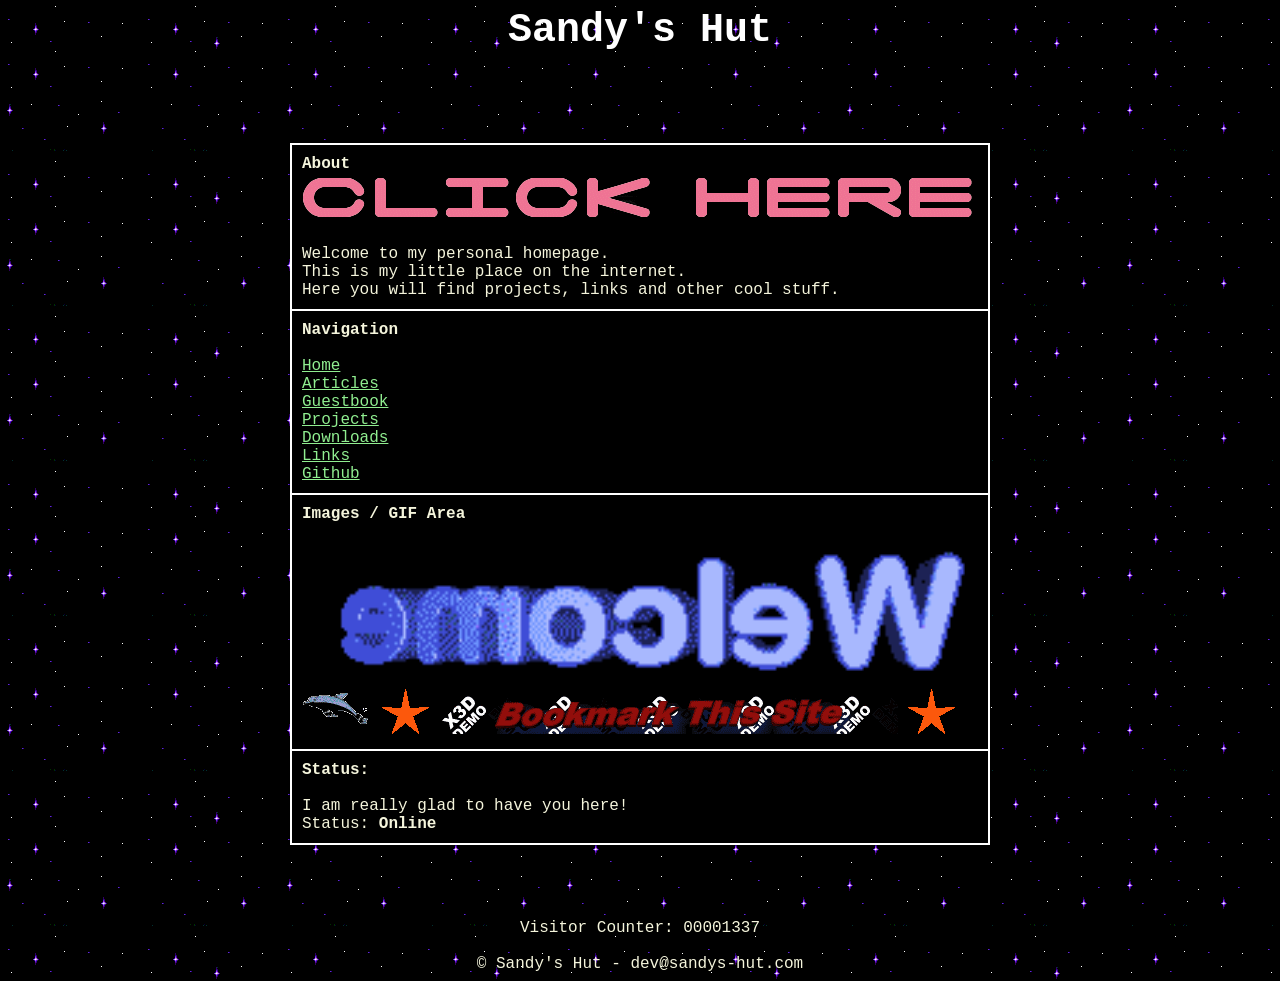
<file: index.html>
<!DOCTYPE html>
<html>

<head>
<meta name="google-site-verification" content="RslAnnAlO3zzRk0FNcf6CfveKou8RD40XXrIY8GZyek" />
<title>Sandy's Hut</title>
<link rel="stylesheet" href="style.css">
</head>

<body>

<center>

<div class="title">
<b>Sandy's Hut</b>
</div>

<br><br>

<div class="ticker">
<span>WELCOME TO SANDY'S HUT • BEST VIEWED WITH NETSCAPE NAVIGATOR • EST. 1998</span>
</div>

<br><br>

<table class="main-table">

<tr>
<td>

<b>About</b>
<a href="https://dannys-corner.hopto.org">
    <img src="pictures/clickhere.gif" alt="Click Here">
</a>
<br><br>

Welcome to my personal homepage.<br>
This is my little place on the internet.<br>
Here you will find projects, links and other cool stuff.

</td>
</tr>

<tr>
<td>

<b>Navigation</b>

<br><br>

<a href="#">Home</a><br>
<a href="https://sandys-hut.com/articles">Articles</a><br>
<a href="/guestbook/">Guestbook</a><br>
<a href="/projects/">Projects</a><br>
<a href="/downloads/">Downloads</a><br>
<a href="/links/">Links</a><br>
<a href="https://github.com/nightskyyt">Github</a>

</td>
</tr>

<tr>
<td>

<b>Images / GIF Area</b>

<br><br>

<img src="pictures/welcome.gif" width="100%">
<img src="pictures/dolphin.gif">
<img src="pictures/star.gif">
<img src="pictures/bookmark.gif">
<img src="pictures/star.gif">

</td>
</tr>

<tr>
<td>

<b>Status:</b>

<br><br>

I am really glad to have you here!<br>
Status: <b>Online</b>
</td>
</tr>

</table>

<a href="/fujitsu/"><div style="margin-left:0;"><br><br><br></div></a>

<div class="footer">
Visitor Counter: 00001337

<br><br>
</div>
© Sandy's Hut - dev@sandys-hut.com

</font>

</center>

</body>

</html>
</file>
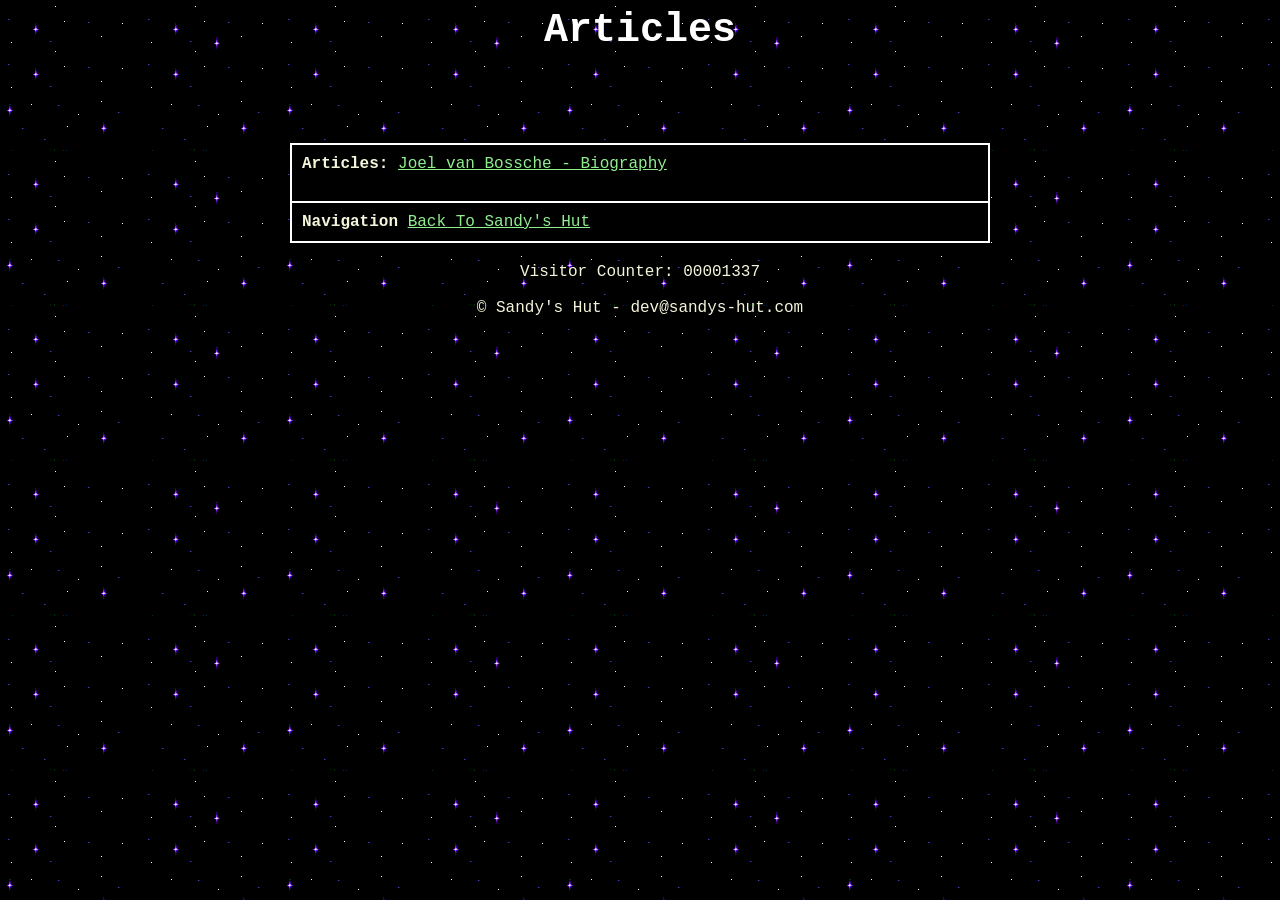
<file: articles/index.html>
<!DOCTYPE html>
<html>

<head>
<title>Sandy's Hut - Articles</title>
<link rel="stylesheet" href="style.css">
</head>

<body>

<center>

<div class="title">
<b>Articles</b>
</div>

<br><br>

<div class="ticker">
<span>WELCOME TO SANDY'S HUT • ARTICLES • EST. 1998</span>
</div>

<br><br>

<table class="main-table">

<tr>
<td>

<b>Articles:</b>
<a href="https://sandys-hut.com/articles/people/joelvanbossche">Joel van Bossche - Biography</a>
<br><br>

</td>
</tr>

<tr>
<td>

<b>Navigation</b>

<a href="https://sandys-hut.com">Back To Sandy's Hut</a>

</table>

<div class="footer">
Visitor Counter: 00001337

<br><br>
</div>
© Sandy's Hut - dev@sandys-hut.com

</font>

</center>

</body>

</html>
</file>
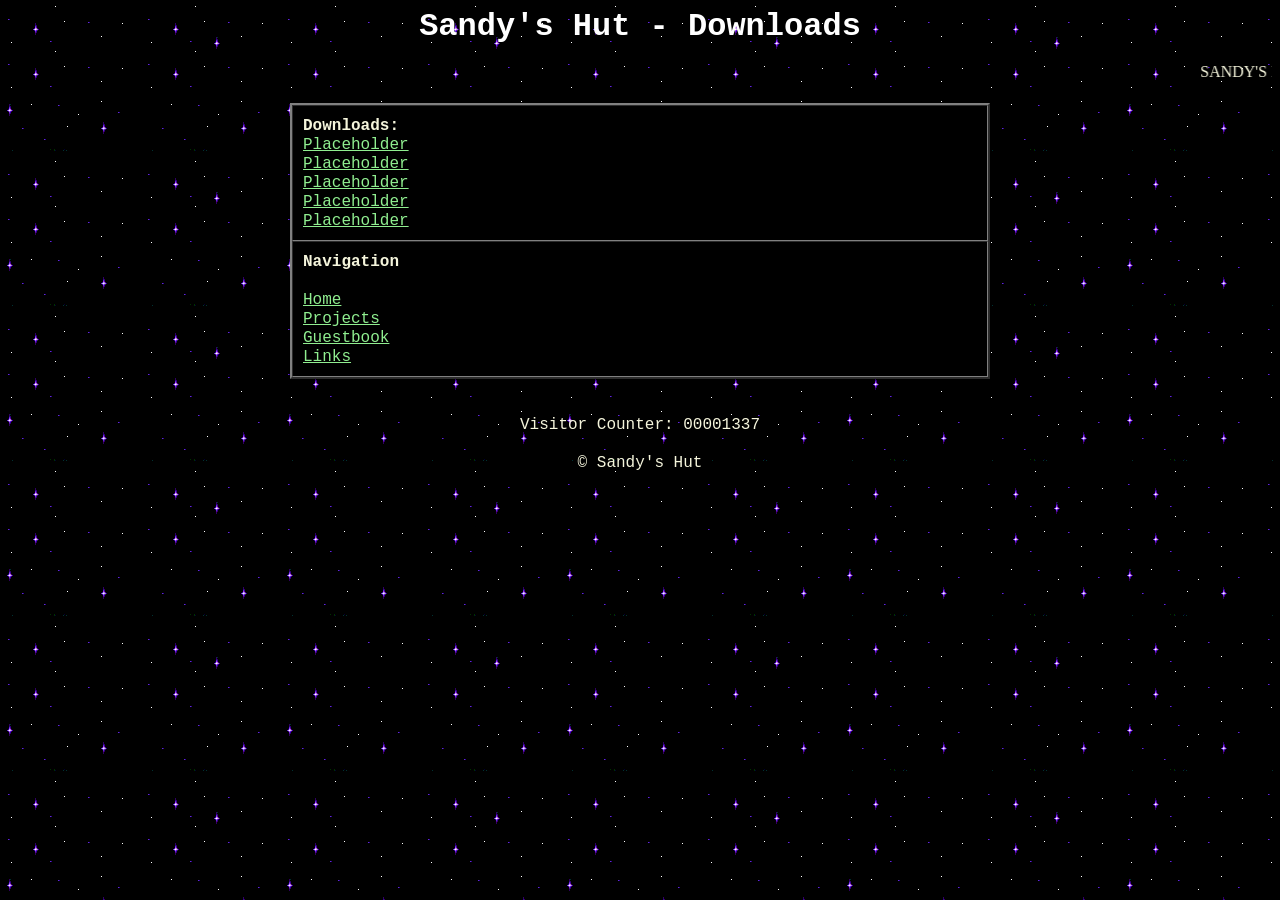
<file: downloads/index.html>
<!DOCTYPE html>
<html>

<head>
<title>Downloads - Sandy's Hut</title>
</head>

<body background="background.gif" text="beige" link="lightgreen" vlink="lightgreen" alink="green">

<center>

<font face="Courier New" size="6" color="white">
<b>Sandy's Hut - Downloads</b>
</font>
</font>

<br><br>

<marquee>
SANDY'S HUT - <strong>DOWNLOADS </strong>• BEST VIEWED WITH NETSCAPE NAVIGATOR • EST. 1998
</marquee>

<br><br>

<table border="2" width="700" cellpadding="10" cellspacing="0" bgcolor="black">

<tr>
<td>

<font face="Courier New">

<b><strong>Downloads:</strong></b>
<br> <a href="/.download/123.sale" download>Placeholder</a>

<br> <a href="/.download/404">Placeholder</a>
<br> <a href="/.download/404">Placeholder</a>
<br> <a href="/.download/404">Placeholder</a>
<br> <a href="/.download/404">Placeholder</a>
<br>


</font>

</td>
</tr>

<tr>
<td>

<font face="Courier New">

<b>Navigation</b>

<br><br>

<a href="/">Home</a><br>
<a href="/projects/">Projects</a><br>
<a href="/guestbook/">Guestbook</a><br>
<a href="/links/">Links</a>

</font>

</td>
</tr>


</table>

<br><br>

<font face="Courier New">

Visitor Counter: 00001337

<br><br>

© Sandy's Hut

</font>

</center>

</body>

</html>
</file>
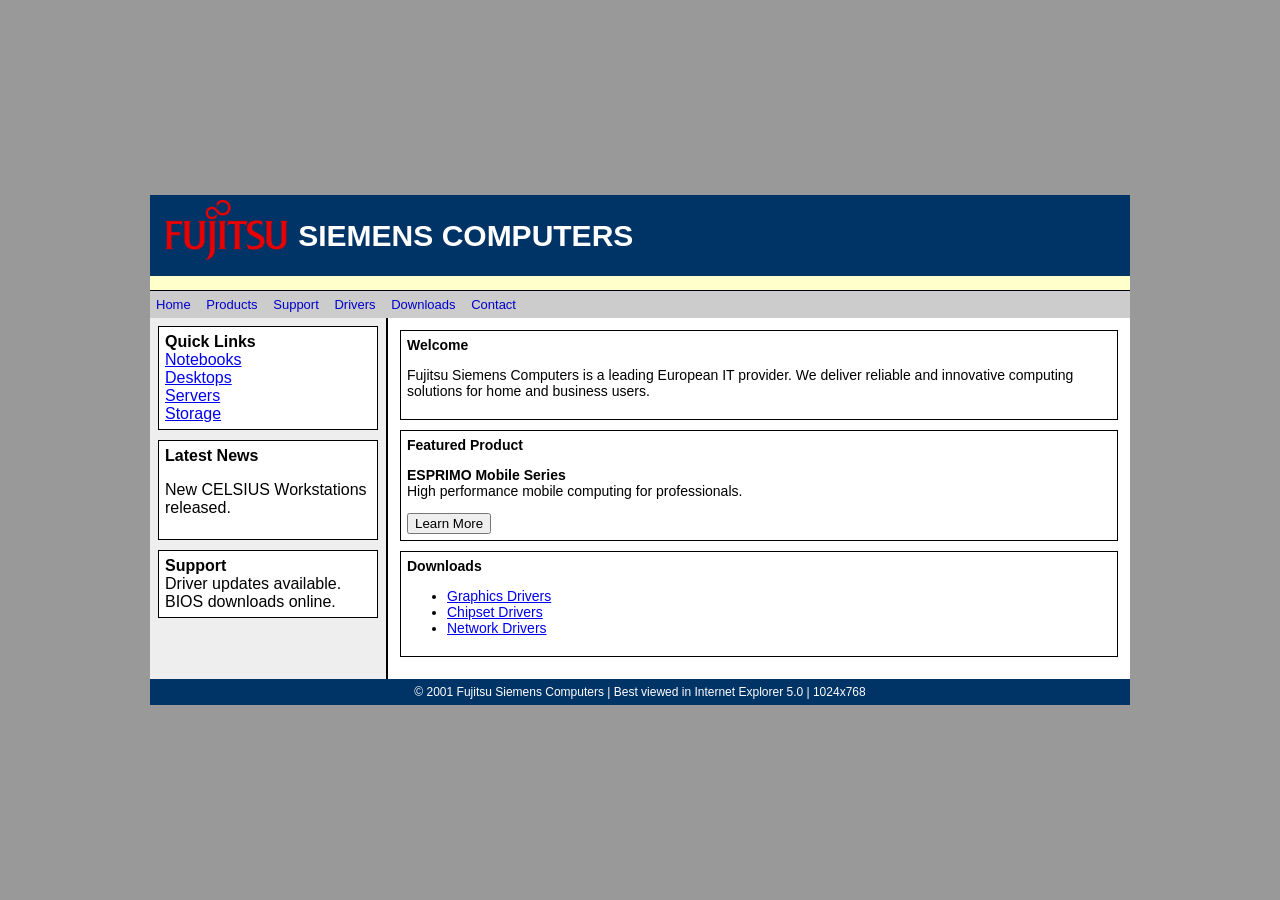
<file: fujitsu/index.htm>
<!DOCTYPE html>
<html>
   <head>
      <title>Fujitsu Siemens Computers</title>
      <link rel="stylesheet" href="assets/style.css">
   </head>
   <body>
      <div class="main">
         <div class="header">
            <img src="assets/img/logo.png" alt="Fujitsu Siemens Logo">
            SIEMENS COMPUTERS
         </div>
         <div class="ticker">
            <span>Welcome to Fujitsu Siemens Computers - Innovative IT Solutions for Europe</span>
         </div>
         <div class="nav">
            <a href="#">Home</a>
            <a href="#">Products</a>
            <a href="#">Support</a>
            <a href="#">Drivers</a>
            <a href="#">Downloads</a>
            <a href="#">Contact</a>
         </div>
         <table width="100%">
            <tr>
               <td class="sidebar">
                  <div class="box">
                     <b>Quick Links</b><br>
                     <a href="#">Notebooks</a><br>
                     <a href="#">Desktops</a><br>
                     <a href="#">Servers</a><br>
                     <a href="#">Storage</a>
                  </div>
                  <div class="box">
                     <b>Latest News</b>
                     <p>New CELSIUS Workstations released.</p>
                  </div>
                  <div class="box">
                     <b>Support</b><br>
                     Driver updates available.<br>
                     BIOS downloads online.
                  </div>
               </td>
               <td class="content">
                  <div class="box">
                     <b>Welcome</b>
                     <p>Fujitsu Siemens Computers is a leading European IT provider. We deliver reliable and innovative computing solutions for home and business users.</p>
                  </div>
                  <div class="box">
                     <b>Featured Product</b>
                     <p><b>ESPRIMO Mobile Series</b><br>
                        High performance mobile computing for professionals.
                     </p>
                     <button href="/">Learn More</button>
                  </div>
                  <div class="box">
                     <b>Downloads</b>
                     <ul>
                        <li><a href="#">Graphics Drivers</a></li>
                        <li><a href="#">Chipset Drivers</a></li>
                        <li><a href="#">Network Drivers</a></li>
                     </ul>
                  </div>
               </td>
            </tr>
         </table>
         <div class="footer">
            © 2001 Fujitsu Siemens Computers | Best viewed in Internet Explorer 5.0 | 1024x768
         </div>
      </div>
   </body>
</html>
</file>
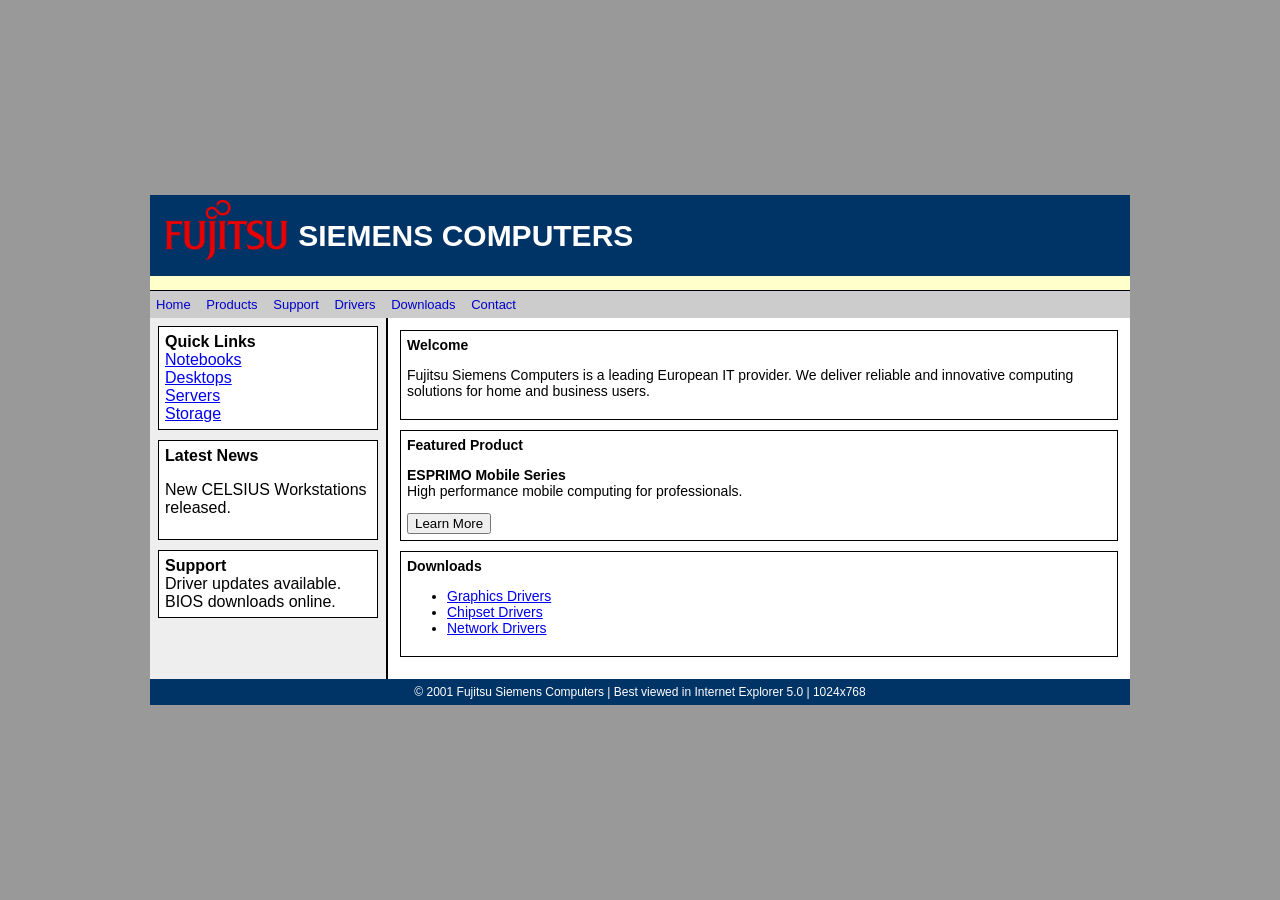
<file: fujitsu/index.html>
<!DOCTYPE html>
<html>
   <head>
      <title>Fujitsu Siemens Computers</title>
      <link rel="stylesheet" href="assets/style.css">
   </head>
   <body>
      <div class="main">
         <div class="header">
            <img src="assets/img/logo.png" alt="Fujitsu Siemens Logo">
            SIEMENS COMPUTERS
         </div>
         <div class="ticker">
            <span>Welcome to Fujitsu Siemens Computers - Innovative IT Solutions for Europe</span>
         </div>
         <div class="nav">
            <a href="#">Home</a>
            <a href="#">Products</a>
            <a href="#">Support</a>
            <a href="#">Drivers</a>
            <a href="#">Downloads</a>
            <a href="#">Contact</a>
         </div>
         <table width="100%">
            <tr>
               <td class="sidebar">
                  <div class="box">
                     <b>Quick Links</b><br>
                     <a href="#">Notebooks</a><br>
                     <a href="#">Desktops</a><br>
                     <a href="#">Servers</a><br>
                     <a href="#">Storage</a>
                  </div>
                  <div class="box">
                     <b>Latest News</b>
                     <p>New CELSIUS Workstations released.</p>
                  </div>
                  <div class="box">
                     <b>Support</b><br>
                     Driver updates available.<br>
                     BIOS downloads online.
                  </div>
               </td>
               <td class="content">
                  <div class="box">
                     <b>Welcome</b>
                     <p>Fujitsu Siemens Computers is a leading European IT provider. We deliver reliable and innovative computing solutions for home and business users.</p>
                  </div>
                  <div class="box">
                     <b>Featured Product</b>
                     <p><b>ESPRIMO Mobile Series</b><br>
                        High performance mobile computing for professionals.
                     </p>
                     <a href="/"><button>Learn More</button></a>
                  </div>
                  <div class="box">
                     <b>Downloads</b>
                     <ul>
                        <li><a href="#">Graphics Drivers</a></li>
                        <li><a href="#">Chipset Drivers</a></li>
                        <li><a href="#">Network Drivers</a></li>
                     </ul>
                  </div>
               </td>
            </tr>
         </table>
         <div class="footer">
            © 2001 Fujitsu Siemens Computers | Best viewed in Internet Explorer 5.0 | 1024x768
         </div>
      </div>
   </body>
</html>
</file>
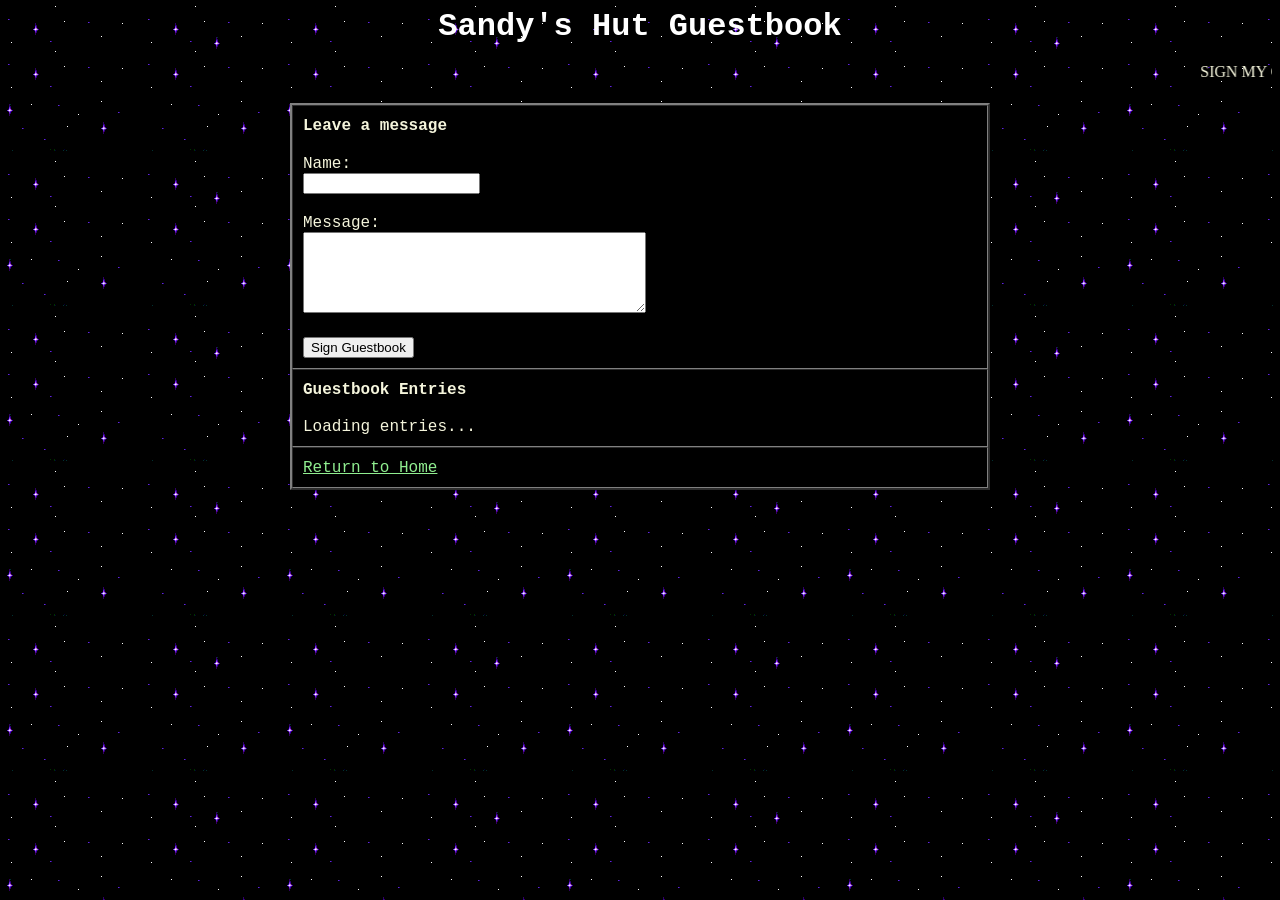
<file: guestbook/index.html>
<!DOCTYPE html>
<html>

<head>
<title>Guestbook - Sandy's Hut</title>
</head>

<body background="/pictures/background.gif" text="beige" link="lightgreen" vlink="lightgreen" alink="green">

<center>

<font face="Courier New" size="6" color="white">
<b>Sandy's Hut Guestbook</b>
</font>

<br><br>

<marquee>
SIGN MY GUESTBOOK • INTERNET FRIENDS WELCOME • EST. 1998
</marquee>

<br><br>

<table border="2" width="700" cellpadding="10" cellspacing="0" bgcolor="black">

<tr>
<td>

<font face="Courier New">

<b>Leave a message</b>

<br><br>

Name:<br>
<input id="name"><br><br>

Message:<br>
<textarea id="message" rows="5" cols="40"></textarea>

<br><br>

<button onclick="sendMessage()">Sign Guestbook</button>

</font>

</td>
</tr>

<tr>
<td>

<font face="Courier New">

<b>Guestbook Entries</b>

<br><br>

<div id="entries">
Loading entries...
</div>

</font>

</td>
</tr>

<tr>
<td>

<font face="Courier New">

<a href="/">Return to Home</a>

</font>

</td>
</tr>

</table>

</center>

<script src="guestbook.js"></script>

</body>

</html>
</file>
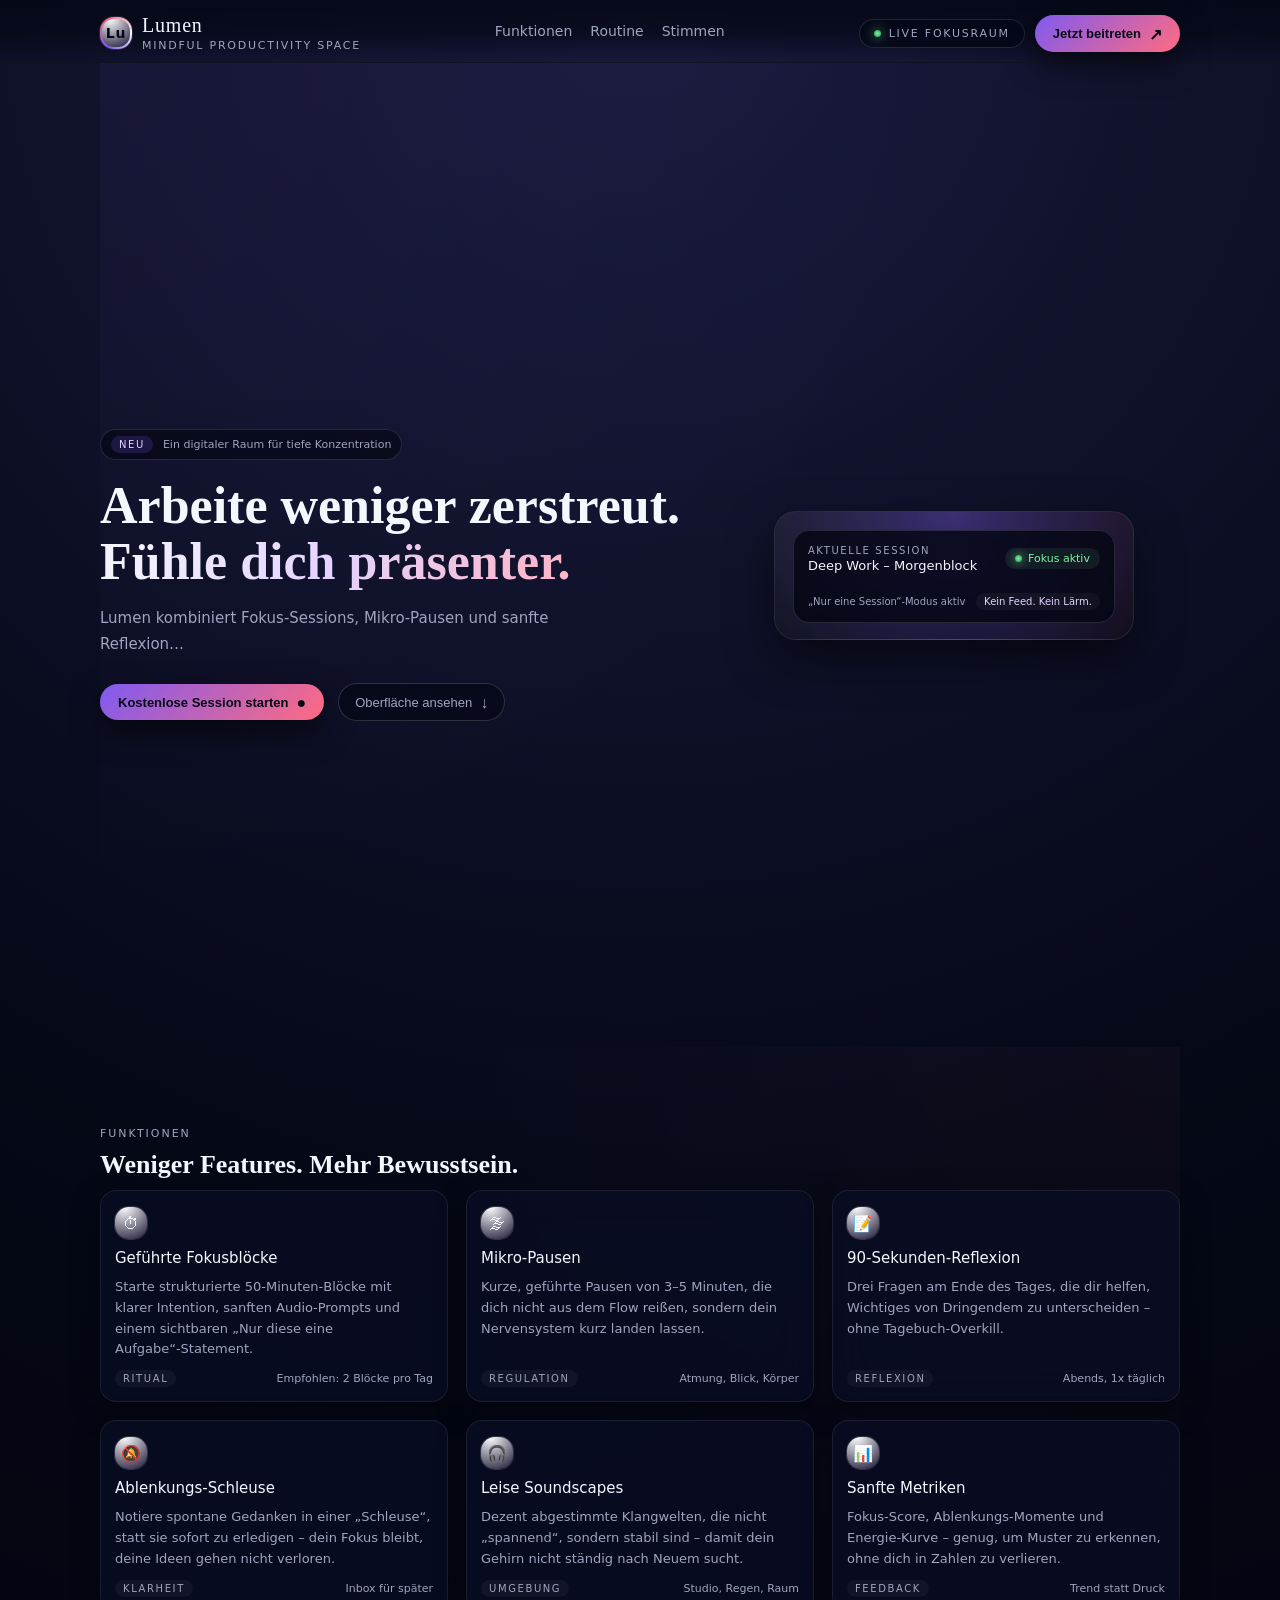
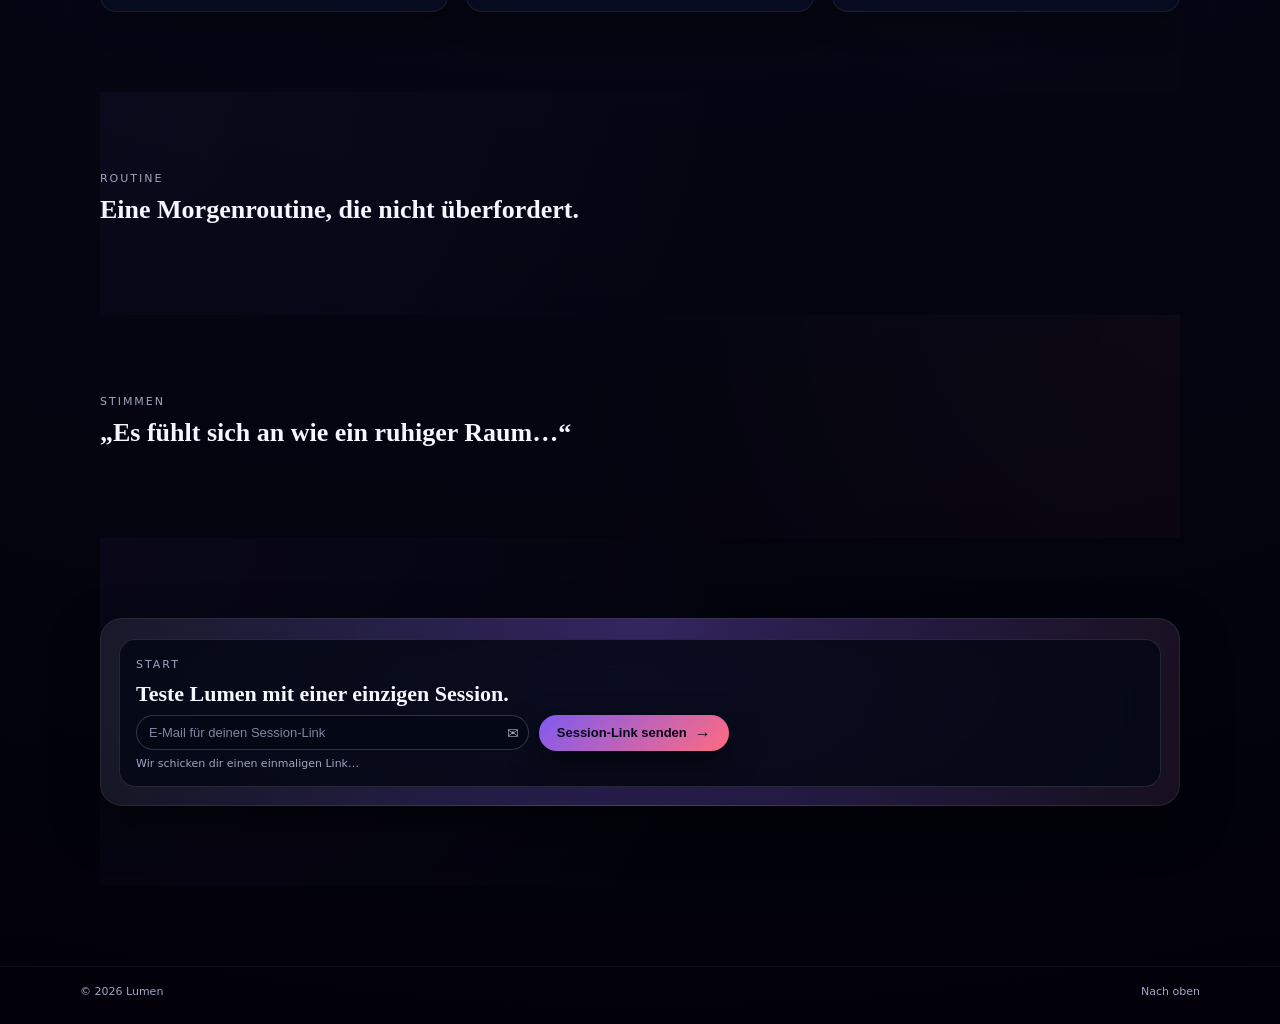
<file: lumen/index.html>
<!DOCTYPE html>
<html lang="de">
<head>
  <meta charset="UTF-8" />
  <meta name="viewport" content="width=device-width, initial-scale=1.0" />
  <title>Lumen – Mindful Productivity Space</title>

  <link rel="stylesheet" href="style.css" />

  <link rel="manifest" href="manifest.webmanifest">
<meta name="theme-color" content="#7f5af0">

<!-- iOS Support -->
<link rel="apple-touch-icon" href="assets/icons/icon-192.png">
<meta name="apple-mobile-web-app-capable" content="yes">
<meta name="apple-mobile-web-app-status-bar-style" content="black-translucent">

</head>
<body>

  <div class="halo"></div>

  <header class="nav-wrap">
    <nav id="nav">
      <div class="brand">
        <div class="brand-mark"><div class="brand-mark-inner">Lu</div></div>
        <div class="brand-text">
          <div class="brand-name">Lumen</div>
          <div class="brand-tagline">Mindful Productivity Space</div>
        </div>
      </div>

      <div class="nav-links">
        <a href="#features">Funktionen</a>
        <a href="#routine">Routine</a>
        <a href="#stimmen">Stimmen</a>
      </div>

      <div class="nav-cta">
        <div class="pill"><span class="pill-dot"></span>Live Fokusraum</div>
        <button class="btn-primary" onclick="scrollToId('cta')">Jetzt beitreten <span class="icon">↗</span></button>
      </div>

      <button class="nav-toggle" onclick="toggleNav()"><span></span></button>
    </nav>
  </header>

  <main class="page">

    <!-- HERO -->
    <section id="top">
      <div class="section-inner hero">
        <div class="hero-left reveal">
          <div class="hero-kicker"><span class="badge">Neu</span> Ein digitaler Raum für tiefe Konzentration</div>
          <h1 class="hero-title">Arbeite weniger zerstreut.<br><span class="highlight">Fühle dich präsenter.</span></h1>
          <p class="hero-subtitle">Lumen kombiniert Fokus‑Sessions, Mikro‑Pausen und sanfte Reflexion…</p>

          <div class="hero-actions">
            <button class="btn-primary" onclick="scrollToId('cta')">Kostenlose Session starten <span class="icon">●</span></button>
            <button class="btn-ghost" onclick="scrollToId('features')">Oberfläche ansehen <span class="icon">↓</span></button>
          </div>
        </div>

        <div class="hero-right reveal">
          <div class="hero-card">
            <div class="hero-card-inner">
              <!-- (Karte wie vorher, gekürzt für Übersicht) -->
              <div class="hero-card-header">
                <div class="hero-card-title">
                  <span class="label">Aktuelle Session</span>
                  <span class="main">Deep Work – Morgenblock</span>
                </div>
                <div class="hero-card-focus"><span class="hero-card-focus-dot"></span>Fokus aktiv</div>
              </div>
              <div class="hero-card-body">
                <!-- Timeline + Metrics -->
              </div>
              <div class="hero-card-footer">
                <span>„Nur eine Session“‑Modus aktiv</span>
                <span class="badge-soft">Kein Feed. Kein Lärm.</span>
              </div>
            </div>
          </div>
        </div>

      </div>
    </section>

    <!-- FEATURES -->
    <section id="features">
      <div class="section-inner reveal">
        <div class="section-label">Funktionen</div>
        <h2 class="section-title">Weniger Features. Mehr Bewusstsein.</h2>

        <div class="features-grid">
          <!-- Feature 1 -->
<article class="feature-card">
  <div class="feature-icon">⏱</div>
  <h3 class="feature-title">Geführte Fokusblöcke</h3>
  <p class="feature-text">
    Starte strukturierte 50‑Minuten‑Blöcke mit klarer Intention, sanften Audio‑Prompts und einem sichtbaren
    „Nur diese eine Aufgabe“‑Statement.
  </p>
  <div class="feature-meta">
    <span class="feature-tag">Ritual</span>
    <span>Empfohlen: 2 Blöcke pro Tag</span>
  </div>
</article>

<!-- Feature 2 -->
<article class="feature-card">
  <div class="feature-icon">🌫</div>
  <h3 class="feature-title">Mikro‑Pausen</h3>
  <p class="feature-text">
    Kurze, geführte Pausen von 3–5 Minuten, die dich nicht aus dem Flow reißen, sondern dein Nervensystem
    kurz landen lassen.
  </p>
  <div class="feature-meta">
    <span class="feature-tag">Regulation</span>
    <span>Atmung, Blick, Körper</span>
  </div>
</article>

<!-- Feature 3 -->
<article class="feature-card">
  <div class="feature-icon">📝</div>
  <h3 class="feature-title">90‑Sekunden‑Reflexion</h3>
  <p class="feature-text">
    Drei Fragen am Ende des Tages, die dir helfen, Wichtiges von Dringendem zu unterscheiden – ohne
    Tagebuch‑Overkill.
  </p>
  <div class="feature-meta">
    <span class="feature-tag">Reflexion</span>
    <span>Abends, 1x täglich</span>
  </div>
</article>

<!-- Feature 4 -->
<article class="feature-card">
  <div class="feature-icon">🔕</div>
  <h3 class="feature-title">Ablenkungs‑Schleuse</h3>
  <p class="feature-text">
    Notiere spontane Gedanken in einer „Schleuse“, statt sie sofort zu erledigen – dein Fokus bleibt, deine
    Ideen gehen nicht verloren.
  </p>
  <div class="feature-meta">
    <span class="feature-tag">Klarheit</span>
    <span>Inbox für später</span>
  </div>
</article>

<!-- Feature 5 -->
<article class="feature-card">
  <div class="feature-icon">🎧</div>
  <h3 class="feature-title">Leise Soundscapes</h3>
  <p class="feature-text">
    Dezent abgestimmte Klangwelten, die nicht „spannend“, sondern stabil sind – damit dein Gehirn nicht
    ständig nach Neuem sucht.
  </p>
  <div class="feature-meta">
    <span class="feature-tag">Umgebung</span>
    <span>Studio, Regen, Raum</span>
  </div>
</article>

<!-- Feature 6 -->
<article class="feature-card">
  <div class="feature-icon">📊</div>
  <h3 class="feature-title">Sanfte Metriken</h3>
  <p class="feature-text">
    Fokus‑Score, Ablenkungs‑Momente und Energie‑Kurve – genug, um Muster zu erkennen, ohne dich in Zahlen zu
    verlieren.
  </p>
  <div class="feature-meta">
    <span class="feature-tag">Feedback</span>
    <span>Trend statt Druck</span>
  </div>
</article>

        </div>
      </div>
    </section>

    <!-- ROUTINE -->
    <section id="routine">
      <div class="section-inner reveal">
        <div class="section-label">Routine</div>
        <h2 class="section-title">Eine Morgenroutine, die nicht überfordert.</h2>

        <div class="routine-layout">
          <!-- Steps + Aside -->
        </div>
      </div>
    </section>

    <!-- TESTIMONIALS -->
    <section id="stimmen">
      <div class="section-inner reveal">
        <div class="section-label">Stimmen</div>
        <h2 class="section-title">„Es fühlt sich an wie ein ruhiger Raum…“</h2>

        <div class="testimonials-grid">
          <!-- Cards -->
        </div>
      </div>
    </section>

    <!-- CTA -->
    <section id="cta">
      <div class="section-inner reveal">
        <div class="cta">
          <div class="cta-inner">
            <div>
              <div class="section-label">Start</div>
              <h2 class="cta-title">Teste Lumen mit einer einzigen Session.</h2>

              <form class="cta-form" onsubmit="event.preventDefault(); fakeSubmit();">
                <div class="input-wrap">
                  <input type="email" id="email" placeholder="E‑Mail für deinen Session‑Link" required />
                  <span class="icon">✉</span>
                </div>
                <button class="btn-primary" type="submit">Session‑Link senden <span class="icon">→</span></button>
              </form>

              <div class="cta-note" id="cta-note">Wir schicken dir einen einmaligen Link…</div>
            </div>

            <div class="cta-side">
              <!-- Stats -->
            </div>
          </div>
        </div>
      </div>
    </section>

  </main>

  <footer>
    <div class="footer-inner">
      <span>© <span id="year"></span> Lumen</span>
      <div class="footer-links">
        <a href="#top">Nach oben</a>
      </div>
    </div>
  </footer>

  <script src="script.js"></script>

<script>
  if ("serviceWorker" in navigator) {
    navigator.serviceWorker.register("/service-worker.js");
  }
</script>

</body>
</html>
</file>
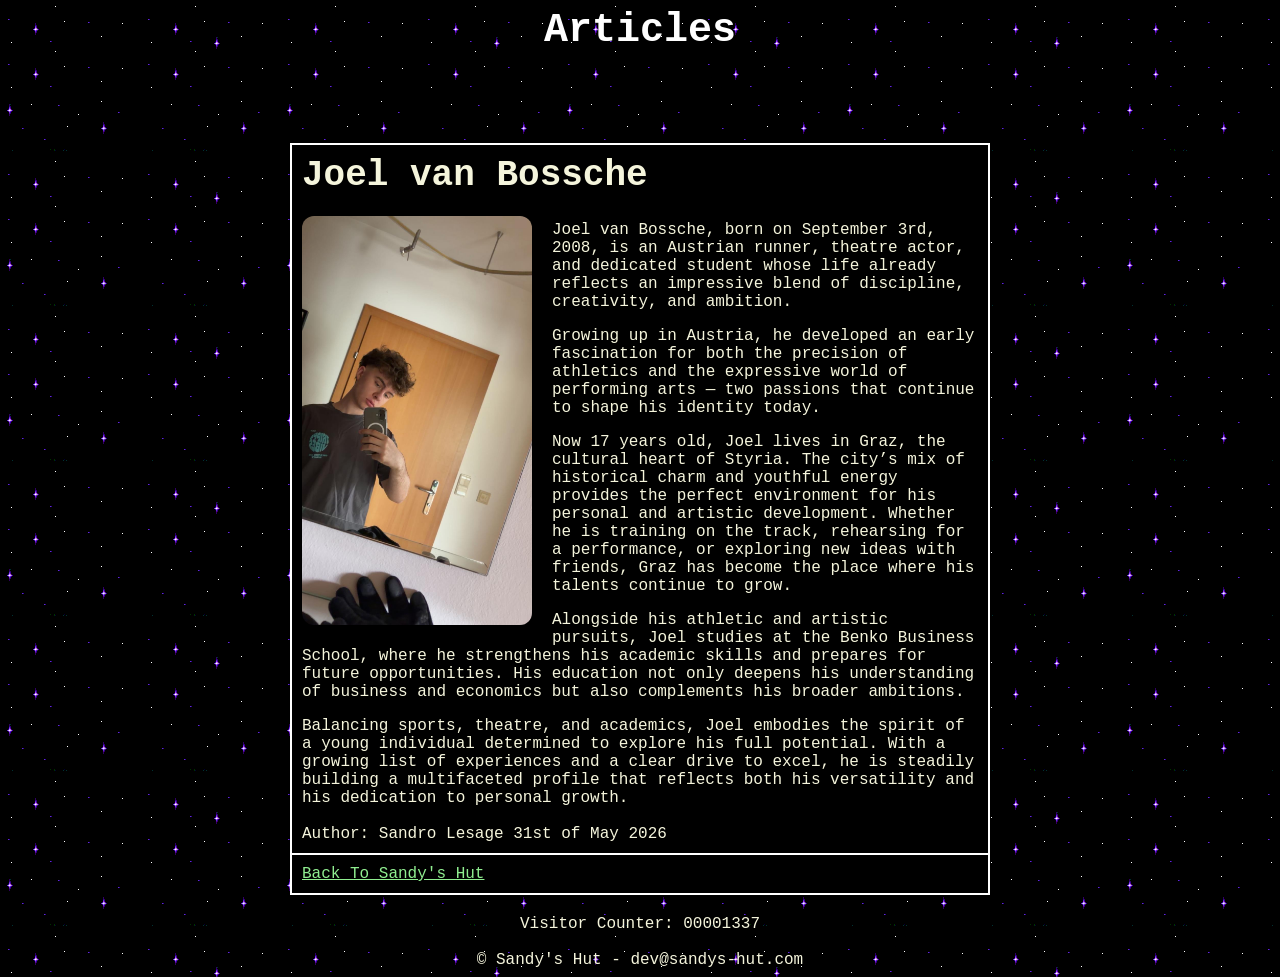
<file: articles/people/joelvanbossche/index.html>
<!DOCTYPE html>
<html>

<head>
<title>Sandy's Hut - Joel van Bossche</title>
<link rel="stylesheet" href="style.css">
</head>

<body>

<center>

<div class="title">
<b>Articles</b>
</div>
<br><br>

<div class="ticker">
<span>WELCOME TO SANDY'S HUT • ARTICLES/PEOPLE/JOELVANBOSSCHE • EST. 2026</span>
</div>

<br><br>

<table class="main-table">
<tr>
<td>

<!-- NAME BIGGER -->
<div style="font-size: 36px; font-weight: bold; margin-bottom: 20px;">
Joel van Bossche
</div>

<!-- IMAGE INLINE IN TEXT -->
<div style="width: 100%; margin-bottom: 25px;">
    <img src="joellor.jpeg" 
         style="width: 230px; border-radius: 12px; float: left; margin: 0 20px 20px 0;">
</div>

<!-- IMPROVED ENGLISH TEXT -->
Joel van Bossche, born on September 3rd, 2008, is an Austrian runner, theatre actor, and dedicated student whose life already reflects an impressive blend of discipline, creativity, and ambition.
<p></p>

Growing up in Austria, he developed an early fascination for both the precision of athletics and the expressive world of performing arts — two passions that continue to shape his identity today.
<p></p>

Now 17 years old, Joel lives in Graz, the cultural heart of Styria. The city’s mix of historical charm and youthful energy provides the perfect environment for his personal and artistic development. Whether he is training on the track, rehearsing for a performance, or exploring new ideas with friends, Graz has become the place where his talents continue to grow.
<p></p>

Alongside his athletic and artistic pursuits, Joel studies at the Benko Business School, where he strengthens his academic skills and prepares for future opportunities. His education not only deepens his understanding of business and economics but also complements his broader ambitions.
<p></p>

Balancing sports, theatre, and academics, Joel embodies the spirit of a young individual determined to explore his full potential. With a growing list of experiences and a clear drive to excel, he is steadily building a multifaceted profile that reflects both his versatility and his dedication to personal growth.
<br><br>
Author: Sandro Lesage 31st of May 2026
</td>
</tr>

<tr>
<td>
<a href="https://sandys-hut.com">Back To Sandy's Hut</a>
</td>
</tr>
</table>

<div class="footer">
Visitor Counter: 00001337
<br><br>
</div>

© Sandy's Hut - dev@sandys-hut.com

</center>

</body>
</html>
</file>
<file: style.css>
body {
    background-image: url("pictures/background.gif");
    color: beige;
    font-family: "Courier New", monospace;
}

/* links */
a:link {
    color: lightgreen;
}

a:visited {
    color: lightgreen;
}

a:active {
    color: green;
}

/* title */
.title {
    font-size: 40px;
    color: white;
}

/* marquee */
.ticker {
	overflow: hidden;
	white-space: nowrap;
    font: bold;
	color: beige;
}

.ticker span {
	display: inline-block;
	padding-left: 100%;
	animation: scroll 12s linear infinite;
}

@keyframes scroll {
	from {
		transform: translateX(0);
	}

	to {
		transform: translateX(-100%);
	}
}

/* main table */
.main-table {
    border: 2px solid white;
    width: 700px;
    background-color: black;
    border-collapse: collapse;
}

.main-table td {
    padding: 10px;
    border: 2px solid white;
}

/* footer */
.footer {
    margin-top: 20px;
}
</file>
<file: articles/style.css>
body {
    background-image: url("background.gif");
    color: beige;
    font-family: "Courier New", monospace;
}

/* links */
a:link {
    color: lightgreen;
}

a:visited {
    color: lightgreen;
}

a:active {
    color: green;
}

/* title */
.title {
    font-size: 40px;
    color: white;
}

/* marquee */
.ticker {
	overflow: hidden;
	white-space: nowrap;
    font: bold;
	color: beige;
}

.ticker span {
	display: inline-block;
	padding-left: 100%;
	animation: scroll 12s linear infinite;
}

@keyframes scroll {
	from {
		transform: translateX(0);
	}

	to {
		transform: translateX(-100%);
	}
}

/* main table */
.main-table {
    border: 2px solid white;
    width: 700px;
    background-color: black;
    border-collapse: collapse;
}

.main-table td {
    padding: 10px;
    border: 2px solid white;
}

/* footer */
.footer {
    margin-top: 20px;
}
</file>
<file: fujitsu/assets/style.css>
html {
	cursor: url("cur.cur"), auto;
}

html,
body {
	height: 100%;
	margin: 0;
}

body {
	background: #999999;
	font-family: Arial, Helvetica, sans-serif;
	display: flex;
	justify-content: center;
	align-items: center;
}

a:hover {
	cursor: url("curli.cur"), auto;
}

button:hover {
	cursor: url("curli.cur"), auto;
}

table {
	border-collapse: collapse;
}

.main {
	width: 980px;
	background: #ffffff;
}

.header {
	background: #003366;
	color: white;
	padding: 5px;
	font-size: 30px;
	font-weight: bold;
	display: flex;
	align-items: center;
}

.header img {
	height: 60px;
	margin-left: 10px;
	margin-right: 10px;
	margin-bottom: 11px;
}

.nav {
	background: #cccccc;
	font-size: 13px;
	padding: 6px;
}

.nav a {
	margin-right: 12px;
	color: #0000cc;
	text-decoration: none;
}

.nav a:hover {
	text-decoration: underline;
}

.ticker {
	background: #ffffcc;
	border-bottom: 1px solid #000;
	overflow: hidden;
	white-space: nowrap;
	font-size: 12px;
	color: red;
}

.ticker span {
	display: inline-block;
	padding-left: 100%;
	animation: scroll 12s linear infinite;
}

@keyframes scroll {
	from {
		transform: translateX(0);
	}

	to {
		transform: translateX(-100%);
	}
}

.content {
	padding: 12px;
	font-size: 14px;
}

.sidebar {
	background: #eeeeee;
	width: 220px;
	vertical-align: top;
	padding: 8px;
	border-right: 2px solid #000;
}

.box {
	border: 1px solid #000;
	margin-bottom: 10px;
	padding: 6px;
	background: #ffffff;
}

.footer {
	background: #003366;
	color: white;
	text-align: center;
	font-size: 12px;
	padding: 6px;
}
</file>
<file: lumen/style.css>
:root {
  --bg: #050816;
  --bg-soft: #0b1020;
  --accent: #7f5af0;
  --accent-soft: rgba(127, 90, 240, 0.18);
  --accent-strong: #e4d3ff;
  --text: #f5f7ff;
  --muted: #a0a4c0;
  --danger: #ff6b81;
  --glass: rgba(10, 14, 35, 0.78);
  --border-subtle: rgba(255, 255, 255, 0.08);
  --radius-lg: 22px;
  --radius-md: 16px;
  --radius-pill: 999px;
  --shadow-soft: 0 18px 45px rgba(0, 0, 0, 0.55);
  --shadow-subtle: 0 10px 30px rgba(0, 0, 0, 0.35);
  --blur: 22px;
  --transition-fast: 180ms ease-out;
  --transition-med: 260ms ease-out;
  --nav-height: 76px;
}

* {
  box-sizing: border-box;
  margin: 0;
  padding: 0;
}

html,
body {
  background: radial-gradient(circle at top, #1a1b3f 0, #050816 45%, #02010a 100%);
  color: var(--text);
  font-family: "Inter", system-ui, -apple-system, BlinkMacSystemFont, "Segoe UI",
    sans-serif;
  scroll-behavior: smooth;
}

body {
  min-height: 100vh;
  display: flex;
  flex-direction: column;
}

/* Global layout */

.page {
  max-width: 1120px;
  margin: 0 auto;
  padding: 0 20px 80px;
}

section {
  padding: 80px 0;
  position: relative;
}

section::before {
  content: "";
  position: absolute;
  inset: 0;
  opacity: 0.18;
  background: radial-gradient(
    circle at top left,
    rgba(127, 90, 240, 0.25),
    transparent 55%
  );
  pointer-events: none;
  mix-blend-mode: screen;
}

section:nth-of-type(even)::before {
  background: radial-gradient(
    circle at top right,
    rgba(255, 107, 129, 0.18),
    transparent 55%
  );
}

.section-inner {
  position: relative;
  z-index: 1;
}

/* Top gradient halo */

.halo {
  position: fixed;
  inset: -40%;
  background:
    radial-gradient(circle at 10% 0%, rgba(127, 90, 240, 0.25), transparent 55%),
    radial-gradient(circle at 90% 0%, rgba(255, 107, 129, 0.18), transparent 55%);
  opacity: 0.45;
  filter: blur(40px);
  pointer-events: none;
  z-index: -2;
}

/* Navigation */

.nav-wrap {
  position: sticky;
  top: 0;
  z-index: 40;
  backdrop-filter: blur(26px);
  background: linear-gradient(
    to bottom,
    rgba(5, 8, 22, 0.92),
    rgba(5, 8, 22, 0.75),
    transparent
  );
  border-bottom: 1px solid rgba(255, 255, 255, 0.04);
}

nav {
  max-width: 1120px;
  margin: 0 auto;
  padding: 14px 20px 10px;
  display: flex;
  align-items: center;
  justify-content: space-between;
  gap: 16px;
  position: relative;
}

.brand {
  display: flex;
  align-items: center;
  gap: 10px;
}

.brand-mark {
  width: 32px;
  height: 32px;
  border-radius: 14px;
  background: conic-gradient(
    from 210deg,
    #7f5af0,
    #ff6b81,
    #f5f7ff,
    #7f5af0
  );
  padding: 2px;
  box-shadow: 0 0 0 1px rgba(255, 255, 255, 0.12);
}

.brand-mark-inner {
  width: 100%;
  height: 100%;
  border-radius: 12px;
  background: radial-gradient(circle at 30% 0%, #ffffff, #1a1635);
  display: flex;
  align-items: center;
  justify-content: center;
  color: #050816;
  font-weight: 700;
  font-size: 14px;
  letter-spacing: 0.06em;
}

.brand-text {
  display: flex;
  flex-direction: column;
  gap: 2px;
}

.brand-name {
  font-family: "Playfair Display", serif;
  font-size: 20px;
  letter-spacing: 0.04em;
}

.brand-tagline {
  font-size: 11px;
  text-transform: uppercase;
  letter-spacing: 0.16em;
  color: var(--muted);
}

.nav-links {
  display: flex;
  align-items: center;
  gap: 18px;
  font-size: 14px;
}

.nav-links a {
  color: var(--muted);
  text-decoration: none;
  position: relative;
  padding-bottom: 4px;
  transition: color var(--transition-fast);
}

.nav-links a::after {
  content: "";
  position: absolute;
  left: 0;
  bottom: 0;
  width: 0;
  height: 2px;
  border-radius: 999px;
  background: linear-gradient(90deg, var(--accent), var(--danger));
  transition: width var(--transition-med);
}

.nav-links a:hover {
  color: var(--text);
}

.nav-links a:hover::after {
  width: 100%;
}

.nav-cta {
  display: flex;
  align-items: center;
  gap: 10px;
}

.pill {
  border-radius: var(--radius-pill);
  padding: 7px 14px;
  font-size: 11px;
  text-transform: uppercase;
  letter-spacing: 0.16em;
  border: 1px solid rgba(255, 255, 255, 0.12);
  color: var(--muted);
  background: rgba(5, 8, 22, 0.7);
  display: inline-flex;
  align-items: center;
  gap: 8px;
}

.pill-dot {
  width: 7px;
  height: 7px;
  border-radius: 999px;
  background: radial-gradient(circle, #7cf29c, #1f9a4f);
  box-shadow: 0 0 12px rgba(124, 242, 156, 0.8);
}

.btn-primary {
  border-radius: var(--radius-pill);
  padding: 9px 18px;
  font-size: 13px;
  border: none;
  cursor: pointer;
  background: linear-gradient(135deg, var(--accent), #ff6b81);
  color: #050816;
  font-weight: 600;
  display: inline-flex;
  align-items: center;
  gap: 8px;
  box-shadow: 0 12px 30px rgba(0, 0, 0, 0.6);
  transition:
    transform var(--transition-fast),
    box-shadow var(--transition-fast),
    filter var(--transition-fast);
}

.btn-primary span.icon {
  font-size: 16px;
  transform: translateY(1px);
}

.btn-primary:hover {
  transform: translateY(-1px);
  box-shadow: 0 18px 40px rgba(0, 0, 0, 0.7);
  filter: brightness(1.05);
}

.btn-primary:active {
  transform: translateY(0);
  box-shadow: 0 10px 24px rgba(0, 0, 0, 0.6);
  filter: brightness(0.98);
}

.nav-toggle {
  display: none;
  width: 32px;
  height: 32px;
  border-radius: 999px;
  border: 1px solid rgba(255, 255, 255, 0.16);
  background: rgba(5, 8, 22, 0.8);
  align-items: center;
  justify-content: center;
  cursor: pointer;
}

.nav-toggle span {
  width: 16px;
  height: 2px;
  border-radius: 999px;
  background: var(--text);
  position: relative;
}

.nav-toggle span::before,
.nav-toggle span::after {
  content: "";
  position: absolute;
  left: 0;
  width: 16px;
  height: 2px;
  border-radius: 999px;
  background: var(--text);
}

.nav-toggle span::before {
  top: -5px;
}

.nav-toggle span::after {
  top: 5px;
}

/* Hero */

.hero {
  min-height: calc(100vh - var(--nav-height));
  display: grid;
  grid-template-columns: minmax(0, 1.3fr) minmax(0, 1fr);
  gap: 40px;
  align-items: center;
  padding-top: 40px;
}

.hero-kicker {
  margin-bottom: 18px;
  display: inline-flex;
  align-items: center;
  gap: 10px;
  padding: 6px 10px;
  border-radius: var(--radius-pill);
  border: 1px solid rgba(255, 255, 255, 0.12);
  background: rgba(5, 8, 22, 0.7);
  font-size: 11px;
  color: var(--muted);
}

.hero-kicker span.badge {
  border-radius: 999px;
  padding: 3px 8px;
  font-size: 10px;
  text-transform: uppercase;
  letter-spacing: 0.16em;
  background: rgba(127, 90, 240, 0.18);
  color: var(--accent-strong);
}

.hero-title {
  font-family: "Playfair Display", serif;
  font-size: clamp(38px, 5vw, 52px);
  line-height: 1.08;
  margin-bottom: 16px;
}

.hero-title span.highlight {
  background: linear-gradient(120deg, #f5f7ff, #e4d3ff, #ffb3c4);
  -webkit-background-clip: text;
  color: transparent;
}

.hero-subtitle {
  font-size: 15px;
  line-height: 1.7;
  color: var(--muted);
  max-width: 480px;
  margin-bottom: 26px;
}

.hero-meta {
  display: flex;
  flex-wrap: wrap;
  gap: 14px;
  margin-bottom: 26px;
  font-size: 12px;
  color: var(--muted);
}

.hero-meta-item {
  display: inline-flex;
  align-items: center;
  gap: 8px;
  padding: 6px 10px;
  border-radius: var(--radius-pill);
  background: rgba(10, 14, 35, 0.85);
  border: 1px solid rgba(255, 255, 255, 0.08);
}

.hero-meta-dot {
  width: 8px;
  height: 8px;
  border-radius: 999px;
  background: radial-gradient(circle, #ffb3c4, #ff6b81);
}

.hero-actions {
  display: flex;
  flex-wrap: wrap;
  gap: 14px;
  align-items: center;
}

.btn-ghost {
  border-radius: var(--radius-pill);
  padding: 9px 16px;
  font-size: 13px;
  border: 1px solid rgba(255, 255, 255, 0.16);
  background: rgba(5, 8, 22, 0.7);
  color: var(--muted);
  display: inline-flex;
  align-items: center;
  gap: 8px;
  cursor: pointer;
  transition:
    background var(--transition-fast),
    color var(--transition-fast),
    border-color var(--transition-fast),
    transform var(--transition-fast);
}

.btn-ghost span.icon {
  font-size: 16px;
  transform: translateY(1px);
}

.btn-ghost:hover {
  background: rgba(10, 14, 35, 0.9);
  color: var(--text);
  border-color: rgba(255, 255, 255, 0.26);
  transform: translateY(-1px);
}

.hero-footnote {
  margin-top: 18px;
  font-size: 11px;
  color: var(--muted);
  display: flex;
  align-items: center;
  gap: 8px;
}

.hero-footnote span.avatar-stack {
  display: inline-flex;
  align-items: center;
}

.avatar {
  width: 22px;
  height: 22px;
  border-radius: 999px;
  border: 1px solid rgba(5, 8, 22, 0.9);
  background: linear-gradient(135deg, #f5f7ff, #e4d3ff);
  display: inline-flex;
  align-items: center;
  justify-content: center;
  font-size: 11px;
  color: #050816;
  box-shadow: 0 0 0 1px rgba(255, 255, 255, 0.2);
}

.avatar + .avatar {
  margin-left: -8px;
}

.hero-right {
  display: flex;
  align-items: center;
  justify-content: center;
}

.hero-card {
  position: relative;
  width: 100%;
  max-width: 360px;
  border-radius: var(--radius-lg);
  background: radial-gradient(
    circle at top,
    rgba(127, 90, 240, 0.35),
    rgba(5, 8, 22, 0.96)
  );
  padding: 18px 18px 16px;
  box-shadow: var(--shadow-soft);
  border: 1px solid rgba(255, 255, 255, 0.12);
  overflow: hidden;
}

.hero-card::before {
  content: "";
  position: absolute;
  inset: -40%;
  background:
    radial-gradient(circle at 0 0, rgba(255, 255, 255, 0.16), transparent 55%),
    radial-gradient(circle at 100% 0, rgba(255, 107, 129, 0.18), transparent 55%);
  opacity: 0.7;
  mix-blend-mode: screen;
  pointer-events: none;
}

.hero-card-inner {
  position: relative;
  z-index: 1;
  border-radius: calc(var(--radius-lg) - 6px);
  background: rgba(5, 8, 22, 0.86);
  border: 1px solid rgba(255, 255, 255, 0.12);
  padding: 14px 14px 12px;
  backdrop-filter: blur(var(--blur));
}

.hero-card-header {
  display: flex;
  align-items: center;
  justify-content: space-between;
  margin-bottom: 10px;
}

.hero-card-title {
  font-size: 13px;
  font-weight: 500;
  display: flex;
  flex-direction: column;
  gap: 2px;
}

.hero-card-title span.label {
  font-size: 10px;
  text-transform: uppercase;
  letter-spacing: 0.16em;
  color: var(--muted);
}

.hero-card-title span.main {
  font-size: 13px;
}

.hero-card-focus {
  border-radius: var(--radius-pill);
  padding: 4px 10px;
  font-size: 11px;
  background: rgba(124, 242, 156, 0.08);
  color: #7cf29c;
  display: inline-flex;
  align-items: center;
  gap: 6px;
}

.hero-card-focus-dot {
  width: 7px;
  height: 7px;
  border-radius: 999px;
  background: radial-gradient(circle, #7cf29c, #1f9a4f);
  box-shadow: 0 0 10px rgba(124, 242, 156, 0.8);
}

.hero-card-body {
  margin-top: 8px;
  display: grid;
  grid-template-columns: 1.1fr 0.9fr;
  gap: 10px;
  align-items: flex-start;
}

.hero-card-timeline {
  border-radius: var(--radius-md);
  background: rgba(10, 14, 35, 0.9);
  border: 1px solid rgba(255, 255, 255, 0.08);
  padding: 10px 10px 8px;
  font-size: 11px;
}

.hero-card-timeline-header {
  display: flex;
  align-items: center;
  justify-content: space-between;
  margin-bottom: 6px;
  color: var(--muted);
}

.hero-card-timeline-header span.time {
  font-variant-numeric: tabular-nums;
}

.hero-card-timeline-list {
  list-style: none;
  display: flex;
  flex-direction: column;
  gap: 6px;
}

.hero-card-timeline-item {
  display: flex;
  align-items: flex-start;
  gap: 8px;
}

.hero-card-timeline-bullet {
  width: 8px;
  height: 8px;
  border-radius: 999px;
  margin-top: 3px;
  background: radial-gradient(circle, #e4d3ff, #7f5af0);
  box-shadow: 0 0 10px rgba(127, 90, 240, 0.8);
}

.hero-card-timeline-text {
  display: flex;
  flex-direction: column;
  gap: 1px;
}

.hero-card-timeline-text span.title {
  font-size: 11px;
}

.hero-card-timeline-text span.meta {
  font-size: 10px;
  color: var(--muted);
}

.hero-card-metrics {
  border-radius: var(--radius-md);
  background: rgba(10, 14, 35, 0.9);
  border: 1px solid rgba(255, 255, 255, 0.08);
  padding: 10px 10px 8px;
  font-size: 11px;
  display: flex;
  flex-direction: column;
  gap: 8px;
}

.metric-row {
  display: flex;
  align-items: center;
  justify-content: space-between;
  gap: 8px;
}

.metric-label {
  color: var(--muted);
  font-size: 10px;
}

.metric-value {
  font-variant-numeric: tabular-nums;
  font-size: 11px;
}

.metric-bar {
  position: relative;
  width: 100%;
  height: 6px;
  border-radius: 999px;
  background: rgba(255, 255, 255, 0.06);
  overflow: hidden;
}

.metric-bar-fill {
  position: absolute;
  inset: 0;
  width: 72%;
  background: linear-gradient(90deg, var(--accent), #ff6b81);
  border-radius: 999px;
  box-shadow: 0 0 12px rgba(127, 90, 240, 0.7);
}

.hero-card-footer {
  margin-top: 10px;
  display: flex;
  align-items: center;
  justify-content: space-between;
  font-size: 10px;
  color: var(--muted);
}

.hero-card-footer span.badge-soft {
  border-radius: var(--radius-pill);
  padding: 3px 8px;
  background: rgba(255, 255, 255, 0.04);
  color: var(--accent-strong);
  font-size: 10px;
}

/* Section headings */

.section-label {
  font-size: 11px;
  text-transform: uppercase;
  letter-spacing: 0.18em;
  color: var(--muted);
  margin-bottom: 10px;
}

.section-title {
  font-family: "Playfair Display", serif;
  font-size: 26px;
  margin-bottom: 10px;
}

.section-subtitle {
  font-size: 14px;
  color: var(--muted);
  max-width: 520px;
  margin-bottom: 26px;
}

/* Features */

.features-grid {
  display: grid;
  grid-template-columns: repeat(3, minmax(0, 1fr));
  gap: 18px;
}

.feature-card {
  border-radius: var(--radius-md);
  background: var(--glass);
  border: 1px solid var(--border-subtle);
  padding: 16px 14px 14px;
  box-shadow: var(--shadow-subtle);
  backdrop-filter: blur(var(--blur));
  display: flex;
  flex-direction: column;
  gap: 10px;
  position: relative;
  overflow: hidden;
  transition:
    transform var(--transition-med),
    box-shadow var(--transition-med),
    border-color var(--transition-med),
    background var(--transition-med);
}

.feature-card::before {
  content: "";
  position: absolute;
  inset: -40%;
  background: radial-gradient(
    circle at 0 0,
    rgba(127, 90, 240, 0.25),
    transparent 55%
  );
  opacity: 0;
  transition: opacity var(--transition-med);
  pointer-events: none;
}

.feature-card:hover {
  transform: translateY(-4px);
  box-shadow: 0 20px 45px rgba(0, 0, 0, 0.7);
  border-color: rgba(255, 255, 255, 0.18);
  background: rgba(10, 14, 35, 0.9);
}

.feature-card:hover::before {
  opacity: 1;
}

.feature-icon {
  width: 32px;
  height: 32px;
  border-radius: 14px;
  background: radial-gradient(circle at 30% 0, #ffffff, #1a1635);
  display: flex;
  align-items: center;
  justify-content: center;
  font-size: 16px;
  box-shadow: 0 0 0 1px rgba(255, 255, 255, 0.16);
}

.feature-title {
  font-size: 15px;
  font-weight: 500;
}

.feature-text {
  font-size: 13px;
  color: var(--muted);
  line-height: 1.6;
}

.feature-meta {
  margin-top: auto;
  font-size: 11px;
  color: var(--muted);
  display: flex;
  align-items: center;
  justify-content: space-between;
  gap: 8px;
}

.feature-tag {
  border-radius: var(--radius-pill);
  padding: 3px 8px;
  background: rgba(255, 255, 255, 0.04);
  font-size: 10px;
  text-transform: uppercase;
  letter-spacing: 0.16em;
}

/* Routine / timeline */

.routine-layout {
  display: grid;
  grid-template-columns: minmax(0, 1.1fr) minmax(0, 0.9fr);
  gap: 26px;
  align-items: flex-start;
}

.routine-steps {
  border-radius: var(--radius-lg);
  background: var(--glass);
  border: 1px solid var(--border-subtle);
  padding: 18px 16px 14px;
  box-shadow: var(--shadow-subtle);
  backdrop-filter: blur(var(--blur));
}

.routine-steps-list {
  list-style: none;
  display: flex;
  flex-direction: column;
  gap: 12px;
  margin-top: 6px;
}

.routine-step {
  display: grid;
  grid-template-columns: auto 1fr auto;
  gap: 10px;
  align-items: flex-start;
  font-size: 13px;
}

.routine-step-index {
  width: 22px;
  height: 22px;
  border-radius: 999px;
  background: rgba(255, 255, 255, 0.06);
  display: flex;
  align-items: center;
  justify-content: center;
  font-size: 11px;
  color: var(--accent-strong);
}

.routine-step-main {
  display: flex;
  flex-direction: column;
  gap: 2px;
}

.routine-step-title {
  font-size: 13px;
  font-weight: 500;
}

.routine-step-text {
  font-size: 12px;
  color: var(--muted);
  line-height: 1.6;
}

.routine-step-time {
  font-size: 11px;
  color: var(--muted);
  font-variant-numeric: tabular-nums;
}

.routine-aside {
  border-radius: var(--radius-lg);
  background: radial-gradient(
    circle at top,
    rgba(127, 90, 240, 0.35),
    rgba(5, 8, 22, 0.96)
  );
  padding: 16px 14px 14px;
  border: 1px solid rgba(255, 255, 255, 0.12);
  box-shadow: var(--shadow-soft);
  position: relative;
  overflow: hidden;
}

.routine-aside::before {
  content: "";
  position: absolute;
  inset: -40%;
  background:
    radial-gradient(circle at 0 0, rgba(255, 255, 255, 0.16), transparent 55%),
    radial-gradient(circle at 100% 0, rgba(255, 107, 129, 0.18), transparent 55%);
  opacity: 0.7;
  mix-blend-mode: screen;
  pointer-events: none;
}

.routine-aside-inner {
  position: relative;
  z-index: 1;
  border-radius: calc(var(--radius-lg) - 6px);
  background: rgba(5, 8, 22, 0.9);
  border: 1px solid rgba(255, 255, 255, 0.12);
  padding: 14px 12px 12px;
  backdrop-filter: blur(var(--blur));
  font-size: 12px;
  color: var(--muted);
  display: flex;
  flex-direction: column;
  gap: 10px;
}

.routine-aside-header {
  display: flex;
  align-items: center;
  justify-content: space-between;
  gap: 10px;
}

.routine-aside-title {
  font-size: 13px;
  font-weight: 500;
  color: var(--text);
}

.routine-aside-pill {
  border-radius: var(--radius-pill);
  padding: 3px 8px;
  font-size: 10px;
  text-transform: uppercase;
  letter-spacing: 0.16em;
  background: rgba(255, 255, 255, 0.04);
  color: var(--accent-strong);
}

.routine-aside-metric {
  display: flex;
  align-items: center;
  justify-content: space-between;
  font-size: 11px;
}

.routine-aside-metric span.value {
  font-variant-numeric: tabular-nums;
  color: var(--accent-strong);
}

/* Testimonials */

.testimonials-grid {
  display: grid;
  grid-template-columns: repeat(3, minmax(0, 1fr));
  gap: 18px;
}

.testimonial-card {
  border-radius: var(--radius-md);
  background: var(--glass);
  border: 1px solid var(--border-subtle);
  padding: 14px 14px 12px;
  box-shadow: var(--shadow-subtle);
  backdrop-filter: blur(var(--blur));
  display: flex;
  flex-direction: column;
  gap: 10px;
  font-size: 13px;
}

.testimonial-header {
  display: flex;
  align-items: center;
  gap: 10px;
}

.testimonial-avatar {
  width: 30px;
  height: 30px;
  border-radius: 999px;
  background: linear-gradient(135deg, #f5f7ff, #e4d3ff);
  display: flex;
  align-items: center;
  justify-content: center;
  font-size: 14px;
  color: #050816;
  box-shadow: 0 0 0 1px rgba(255, 255, 255, 0.2);
}

.testimonial-meta {
  display: flex;
  flex-direction: column;
  gap: 2px;
}

.testimonial-name {
  font-size: 13px;
  font-weight: 500;
}

.testimonial-role {
  font-size: 11px;
  color: var(--muted);
}

.testimonial-body {
  font-size: 13px;
  color: var(--muted);
  line-height: 1.6;
}

.testimonial-footer {
  margin-top: auto;
  font-size: 11px;
  color: var(--muted);
  display: flex;
  align-items: center;
  justify-content: space-between;
}

.stars {
  color: #ffb86c;
  font-size: 12px;
}

/* CTA */

.cta {
  border-radius: var(--radius-lg);
  background: radial-gradient(
    circle at top,
    rgba(127, 90, 240, 0.35),
    rgba(5, 8, 22, 0.96)
  );
  padding: 20px 18px 18px;
  border: 1px solid rgba(255, 255, 255, 0.12);
  box-shadow: var(--shadow-soft);
  position: relative;
  overflow: hidden;
}

.cta::before {
  content: "";
  position: absolute;
  inset: -40%;
  background:
    radial-gradient(circle at 0 0, rgba(255, 255, 255, 0.16), transparent 55%),
    radial-gradient(circle at 100% 0, rgba(255, 107, 129, 0.18), transparent 55%);
  opacity: 0.7;
  mix-blend-mode: screen;
  pointer-events: none;
}

.cta-inner {
  position: relative;
  z-index: 1;
  border-radius: calc(var(--radius-lg) - 6px);
  background: rgba(5, 8, 22, 0.9);
  border: 1px solid rgba(255, 255, 255, 0.12);
  padding: 18px 16px 16px;
  backdrop-filter: blur(var(--blur));
  display: grid;
  grid-template-columns: minmax(0, 1.2fr) minmax(0, 0.8fr);
  gap: 20px;
  align-items: center;
}

.cta-title {
  font-family: "Playfair Display", serif;
  font-size: 22px;
  margin-bottom: 8px;
}

.cta-text {
  font-size: 14px;
  color: var(--muted);
  margin-bottom: 16px;
  max-width: 420px;
}

.cta-form {
  display: flex;
  flex-wrap: wrap;
  gap: 10px;
  align-items: center;
}

.input-wrap {
  position: relative;
  flex: 1 1 180px;
  min-width: 0;
}

.input-wrap input {
  width: 100%;
  border-radius: var(--radius-pill);
  border: 1px solid rgba(255, 255, 255, 0.18);
  background: rgba(5, 8, 22, 0.9);
  padding: 9px 12px;
  padding-right: 34px;
  color: var(--text);
  font-size: 13px;
  outline: none;
  transition:
    border-color var(--transition-fast),
    box-shadow var(--transition-fast),
    background var(--transition-fast);
}

.input-wrap input::placeholder {
  color: rgba(160, 164, 192, 0.8);
}

.input-wrap input:focus {
  border-color: rgba(127, 90, 240, 0.9);
  box-shadow: 0 0 0 1px rgba(127, 90, 240, 0.7);
  background: rgba(5, 8, 22, 0.96);
}

.input-wrap span.icon {
  position: absolute;
  right: 10px;
  top: 50%;
  transform: translateY(-50%);
  font-size: 14px;
  color: var(--muted);
}

.cta-note {
  font-size: 11px;
  color: var(--muted);
  margin-top: 6px;
}

.cta-side {
  font-size: 12px;
  color: var(--muted);
  display: flex;
  flex-direction: column;
  gap: 10px;
}

.cta-stat {
  display: flex;
  align-items: center;
  justify-content: space-between;
  gap: 10px;
}

.cta-stat span.label {
  font-size: 11px;
}

.cta-stat span.value {
  font-variant-numeric: tabular-nums;
  color: var(--accent-strong);
}

/* Footer */

footer {
  border-top: 1px solid rgba(255, 255, 255, 0.06);
  padding: 18px 20px 26px;
  font-size: 11px;
  color: var(--muted);
  margin-top: auto;
}

.footer-inner {
  max-width: 1120px;
  margin: 0 auto;
  display: flex;
  flex-wrap: wrap;
  gap: 10px;
  align-items: center;
  justify-content: space-between;
}

.footer-links {
  display: flex;
  flex-wrap: wrap;
  gap: 12px;
}

.footer-links a {
  color: var(--muted);
  text-decoration: none;
  transition: color var(--transition-fast);
}

.footer-links a:hover {
  color: var(--text);
}

/* Scroll reveal */

.reveal {
  opacity: 0;
  transform: translateY(18px);
  transition: opacity 420ms ease-out, transform 420ms ease-out;
}

.reveal.visible {
  opacity: 1;
  transform: translateY(0);
}

/* Responsive */

@media (max-width: 900px) {
  .hero {
    grid-template-columns: minmax(0, 1fr);
  }

  .hero-right {
    order: -1;
  }

  .cta-inner {
    grid-template-columns: minmax(0, 1fr);
  }

  .routine-layout {
    grid-template-columns: minmax(0, 1fr);
  }
}

@media (max-width: 780px) {
  .nav-links,
  .nav-cta {
    display: none;
  }

  .nav-toggle {
    display: inline-flex;
  }

  .nav-open .nav-links,
  .nav-open .nav-cta {
    display: flex;
    flex-direction: column;
    align-items: flex-start;
    gap: 10px;
    position: absolute;
    left: 20px;
    right: 20px;
    top: 58px;
    padding: 12px 14px;
    border-radius: var(--radius-md);
    background: rgba(5, 8, 22, 0.98);
    border: 1px solid rgba(255, 255, 255, 0.12);
    box-shadow: var(--shadow-soft);
  }

  .features-grid {
    grid-template-columns: repeat(2, minmax(0, 1fr));
  }

  .testimonials-grid {
    grid-template-columns: repeat(2, minmax(0, 1fr));
  }
}

@media (max-width: 560px) {
  .features-grid,
  .testimonials-grid {
    grid-template-columns: minmax(0, 1fr);
  }

  section {
    padding: 64px 0;
  }

  .hero {
    padding-top: 24px;
  }

  .hero-card {
    max-width: 100%;
  }
}
</file>
<file: articles/people/joelvanbossche/style.css>
body {
    background-image: url("background.gif");
    color: beige;
    font-family: "Courier New", monospace;
}

/* links */
a:link {
    color: lightgreen;
}

a:visited {
    color: lightgreen;
}

a:active {
    color: green;
}

/* title */
.title {
    font-size: 40px;
    color: white;
}

/* marquee */
.ticker {
	overflow: hidden;
	white-space: nowrap;
    font: bold;
	color: beige;
}

.ticker span {
	display: inline-block;
	padding-left: 100%;
	animation: scroll 12s linear infinite;
}

@keyframes scroll {
	from {
		transform: translateX(0);
	}

	to {
		transform: translateX(-100%);
	}
}

/* main table */
.main-table {
    border: 2px solid white;
    width: 700px;
    background-color: black;
    border-collapse: collapse;
}

.main-table td {
    padding: 10px;
    border: 2px solid white;
}

/* footer */
.footer {
    margin-top: 20px;
}
</file>
